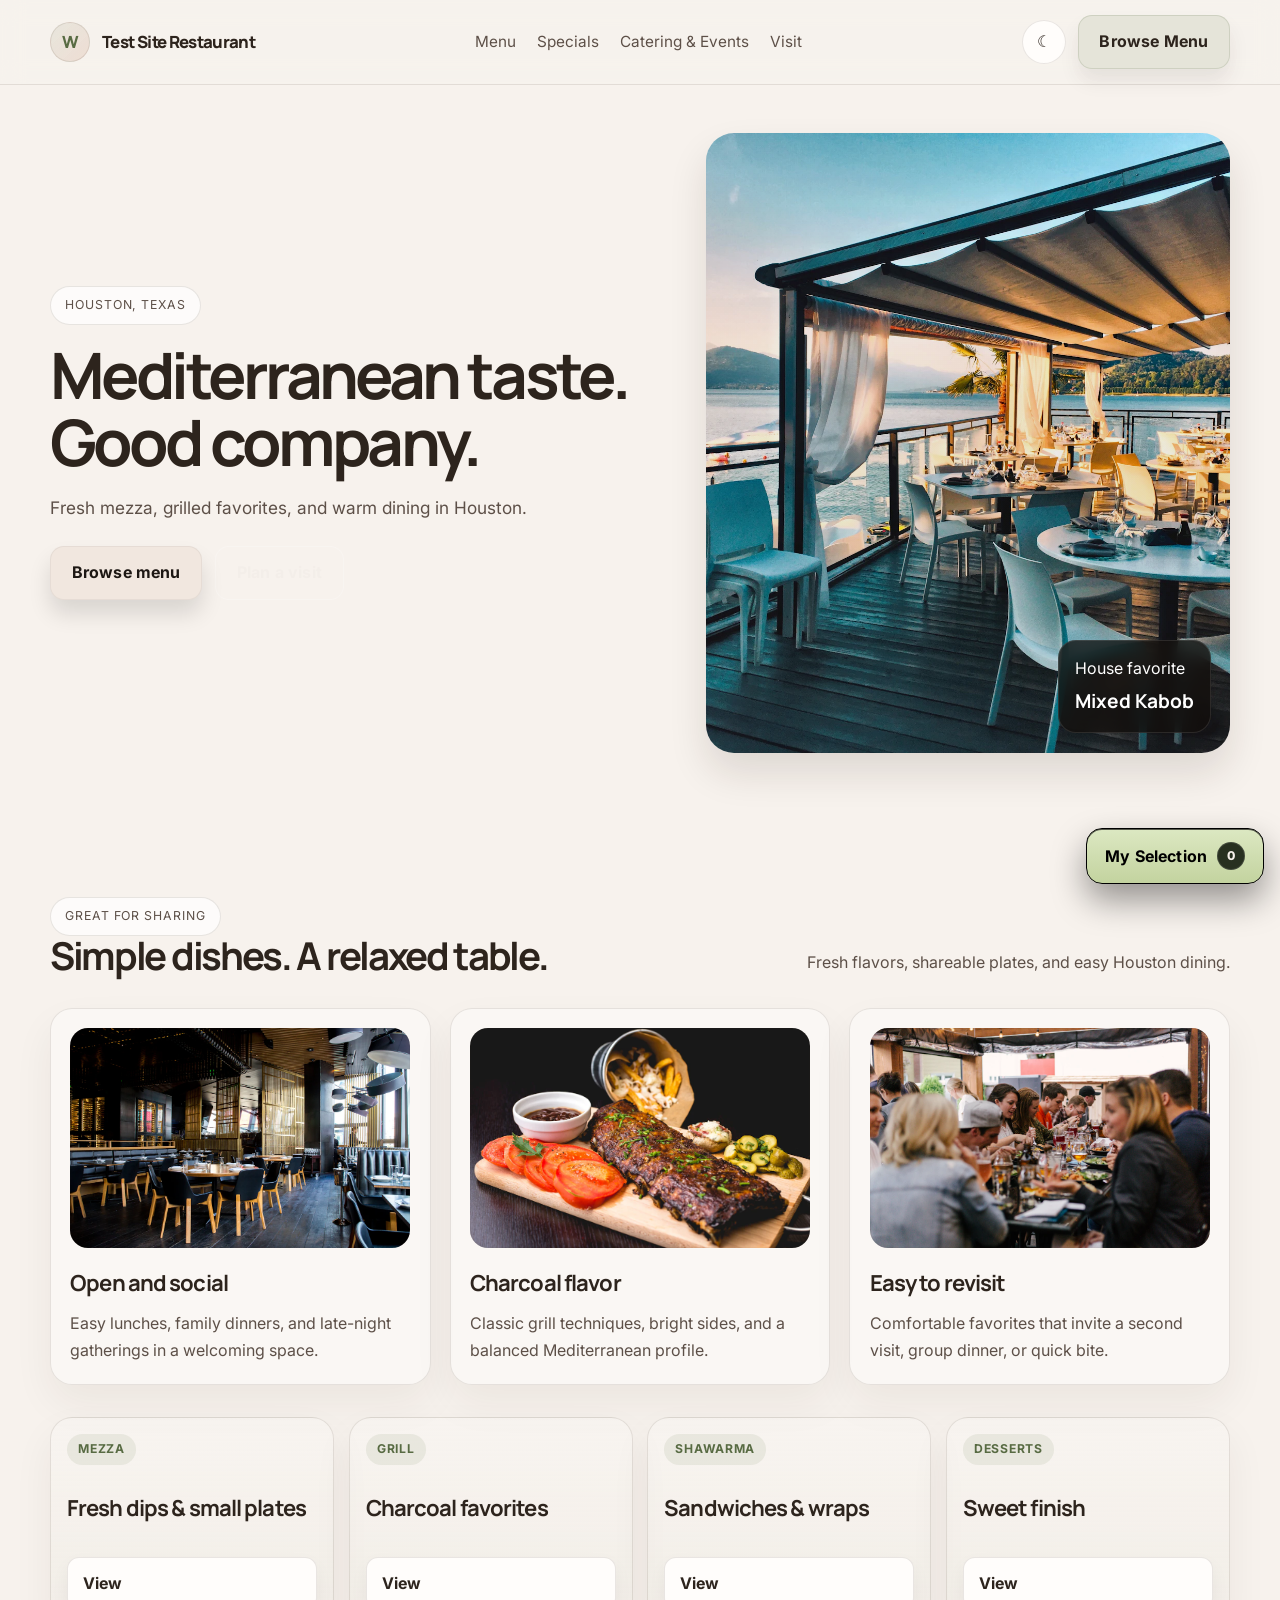
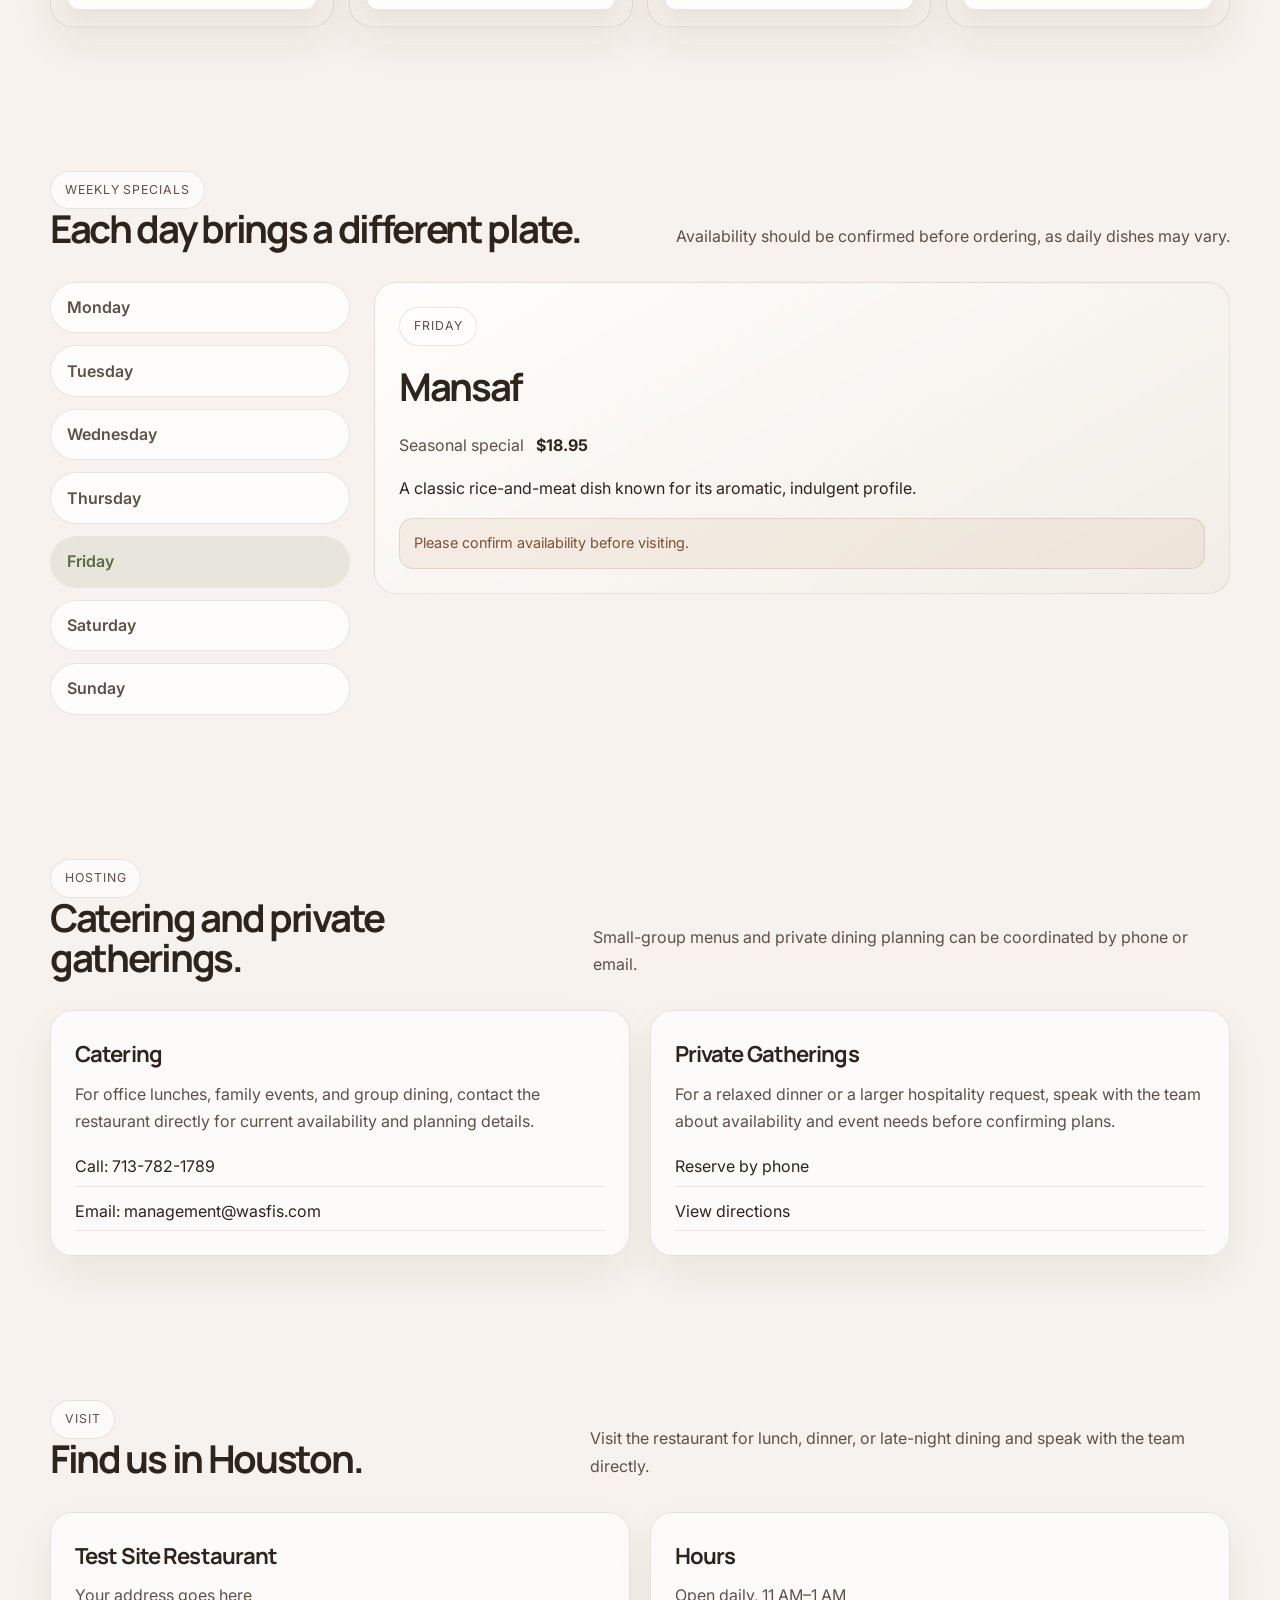
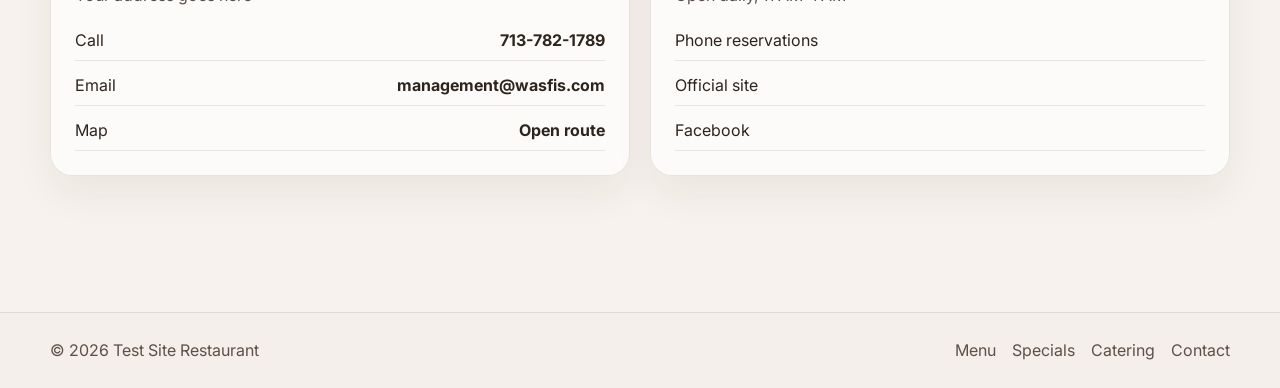
<file: index.html>
<!DOCTYPE html>
<html lang="en">
  <head>
    <meta charset="UTF-8" />
    <meta name="viewport" content="width=device-width, initial-scale=1.0" />
    <title>Test Site Restaurant</title>
    <meta name="description" content="Test Site Restaurant — a demo website built to preview the design, menu layout, and content structure before launch." />
    <meta name="robots" content="noindex, nofollow" />
    <link rel="canonical" href="https://www.wasfis.com/" />
    <meta name="theme-color" content="#f7f2ec" media="(prefers-color-scheme: light)" />
    <meta name="theme-color" content="#171611" media="(prefers-color-scheme: dark)" />
    <link rel="icon" href="favicon.svg" type="image/svg+xml" />
    <meta property="og:site_name" content="Test Site Restaurant" />
    <meta property="og:locale" content="en_US" />
    <meta property="og:title" content="Test Site Restaurant" />
    <meta property="og:description" content="Demo website preview — design, menu layout, and content structure." />
    <meta property="og:type" content="website" />
    <meta property="og:url" content="https://www.wasfis.com/" />
    <meta property="og:image" content="https://www.wasfis.com/assets/img/og-image.jpg" />
    <meta property="og:image:width" content="1200" />
    <meta property="og:image:height" content="630" />
    <meta property="og:image:alt" content="Test Site Restaurant demo website preview" />
    <meta name="twitter:card" content="summary_large_image" />
    <meta name="twitter:title" content="Test Site Restaurant" />
    <meta name="twitter:description" content="Demo website preview — design, menu layout, and content structure." />
    <meta name="twitter:image" content="https://www.wasfis.com/assets/img/og-image.jpg" />
    <link rel="preload" as="image" href="assets/img/hero.webp" fetchpriority="high" />
    <link rel="preconnect" href="https://fonts.googleapis.com" />
    <link rel="preconnect" href="https://fonts.gstatic.com" crossorigin />
    <link href="https://fonts.googleapis.com/css2?family=Inter:wght@400;500;600;700;800&family=Manrope:wght@500;600;700;800&display=swap" rel="stylesheet" />
    <link rel="stylesheet" href="styles.css" />
    <script type="application/ld+json">
      {
        "@context": "https://schema.org",
        "@type": "Restaurant",
        "name": "Test Site Restaurant",
        "url": "https://www.wasfis.com/",
        "image": "https://www.wasfis.com/assets/img/og-image.jpg",
        "telephone": "+1-713-782-1789",
        "email": "management@wasfis.com",
        "priceRange": "$$",
        "servesCuisine": ["Mediterranean", "Middle Eastern", "Lebanese"],
        "menu": "https://www.wasfis.com/menu.html",
        "address": {
          "@type": "PostalAddress",
          "streetAddress": "6110 Richmond Avenue",
          "addressLocality": "Houston",
          "addressRegion": "TX",
          "postalCode": "77057",
          "addressCountry": "US"
        },
        "openingHoursSpecification": [
          {
            "@type": "OpeningHoursSpecification",
            "dayOfWeek": ["Monday", "Tuesday", "Wednesday", "Thursday", "Friday", "Saturday", "Sunday"],
            "opens": "11:00",
            "closes": "01:00"
          }
        ]
      }
    </script>
  </head>
  <body>
    <header class="site-header">
      <div class="container site-header-inner">
        <a href="index.html" class="brand" aria-label="Test Site Restaurant home" aria-current="page">
          <span class="brand-mark">W</span>
          <span class="brand-name">Test Site Restaurant</span>
        </a>

        <nav class="main-nav" aria-label="Main navigation">
          <a href="menu.html">Menu</a>
          <a href="#specials">Specials</a>
          <a href="#catering-events">Catering & Events</a>
          <a href="#visit-contact">Visit</a>
        </nav>

        <div class="header-actions">
          <button class="theme-toggle" type="button" data-theme-toggle aria-label="Switch theme">☾</button>
          <button class="mobile-nav-toggle icon-button" type="button" data-nav-toggle aria-expanded="false" aria-controls="mobile-menu" aria-label="Open menu">☰</button>
          <a class="button accent" href="menu.html">Browse Menu</a>
        </div>
      </div>
      <div id="mobile-menu" class="container" hidden data-mobile-nav>
        <nav class="main-nav" aria-label="Mobile navigation" style="display:grid; gap:0.8rem; padding:0.75rem 0 1.2rem;">
          <a href="menu.html">Menu</a>
          <a href="#specials">Specials</a>
          <a href="#catering-events">Catering & Events</a>
          <a href="#visit-contact">Visit</a>
        </nav>
      </div>
    </header>

    <main>
      <section class="hero section">
        <div class="container hero-inner">
          <div>
            <span class="eyebrow">Houston, Texas</span>
            <h1>Mediterranean taste. Good company.</h1>
            <p>Fresh mezza, grilled favorites, and warm dining in Houston.</p>
            <div class="hero-actions">
              <a class="button" href="menu.html">Browse menu</a>
              <a class="ghost-button" href="#visit-contact">Plan a visit</a>
            </div>
          </div>

          <div class="hero-media" aria-label="Restaurant interior and food presentation">
            <div class="hero-photo" role="img" aria-label="Mediterranean dining and grilled plates at a restaurant"></div>
            <div class="hero-badge">
              <span>House favorite</span>
              <strong>Mixed Kabob</strong>
            </div>
          </div>
        </div>
      </section>

      <section class="section">
        <div class="container">
          <div class="section-head">
            <div>
              <span class="eyebrow">Great for sharing</span>
              <h2>Simple dishes. A relaxed table.</h2>
            </div>
            <p>Fresh flavors, shareable plates, and easy Houston dining.</p>
          </div>

          <div class="grid-3">
            <article class="feature-card">
              <div class="feature-visual" aria-hidden="true"></div>
              <h3>Open and social</h3>
              <p>Easy lunches, family dinners, and late-night gatherings in a welcoming space.</p>
            </article>
            <article class="feature-card">
              <div class="feature-visual" aria-hidden="true"></div>
              <h3>Charcoal flavor</h3>
              <p>Classic grill techniques, bright sides, and a balanced Mediterranean profile.</p>
            </article>
            <article class="feature-card">
              <div class="feature-visual" aria-hidden="true"></div>
              <h3>Easy to revisit</h3>
              <p>Comfortable favorites that invite a second visit, group dinner, or quick bite.</p>
            </article>
          </div>

          <div class="menu-feature" aria-label="Popular categories">
            <article class="category-card">
              <div class="chip">Mezza</div>
              <h3>Fresh dips & small plates</h3>
              <a class="small-button" href="menu.html">View</a>
            </article>
            <article class="category-card">
              <div class="chip">Grill</div>
              <h3>Charcoal favorites</h3>
              <a class="small-button" href="menu.html">View</a>
            </article>
            <article class="category-card">
              <div class="chip">Shawarma</div>
              <h3>Sandwiches & wraps</h3>
              <a class="small-button" href="menu.html">View</a>
            </article>
            <article class="category-card">
              <div class="chip">Desserts</div>
              <h3>Sweet finish</h3>
              <a class="small-button" href="menu.html">View</a>
            </article>
          </div>
        </div>
      </section>

      <section class="section" id="specials">
        <div class="container">
          <div class="section-head">
            <div>
              <span class="eyebrow">Weekly specials</span>
              <h2>Each day brings a different plate.</h2>
            </div>
            <p>Availability should be confirmed before ordering, as daily dishes may vary.</p>
          </div>

          <div class="specials-layout">
            <div class="day-switcher" aria-label="Specials by day">
              <button class="filter-chip" type="button" data-day-button="Monday" aria-pressed="false">Monday</button>
              <button class="filter-chip" type="button" data-day-button="Tuesday" aria-pressed="false">Tuesday</button>
              <button class="filter-chip" type="button" data-day-button="Wednesday" aria-pressed="false">Wednesday</button>
              <button class="filter-chip" type="button" data-day-button="Thursday" aria-pressed="false">Thursday</button>
              <button class="filter-chip" type="button" data-day-button="Friday" aria-pressed="false">Friday</button>
              <button class="filter-chip" type="button" data-day-button="Saturday" aria-pressed="false">Saturday</button>
              <button class="filter-chip" type="button" data-day-button="Sunday" aria-pressed="false">Sunday</button>
            </div>

            <article class="special-content" data-special-card>
              <span class="eyebrow" data-special-day>Tuesday</span>
              <h3 class="special-name" data-special-name>Mouloukhiya</h3>
              <div class="special-meta">
                <span>Seasonal special</span>
                <span class="special-price" data-special-price>$16.95</span>
              </div>
              <p data-special-description>One of the restaurant's signature traditions; please verify availability before visiting.</p>
              <div class="notice warning" data-special-note style="margin-top: 1rem;">Please confirm availability before visiting.</div>
            </article>
          </div>
        </div>
      </section>

      <section class="section" id="catering-events">
        <div class="container">
          <div class="section-head">
            <div>
              <span class="eyebrow">Hosting</span>
              <h2>Catering and private gatherings.</h2>
            </div>
            <p>Small-group menus and private dining planning can be coordinated by phone or email.</p>
          </div>

          <div class="events-grid">
            <article class="catering-card">
              <h3>Catering</h3>
              <p>For office lunches, family events, and group dining, contact the restaurant directly for current availability and planning details.</p>
              <div class="inline-list">
                <a href="tel:+17137821789">Call: 713-782-1789</a>
                <a href="mailto:management@wasfis.com">Email: management@wasfis.com</a>
              </div>
            </article>
            <article class="catering-card">
              <h3>Private Gatherings</h3>
              <p>For a relaxed dinner or a larger hospitality request, speak with the team about availability and event needs before confirming plans.</p>
              <div class="inline-list">
                <a href="tel:+17137821789">Reserve by phone</a>
                <a href="https://maps.google.com/?q=6110+Richmond+Avenue+Houston+TX+77057" target="_blank" rel="noreferrer">View directions</a>
              </div>
            </article>
          </div>
        </div>
      </section>

      <section class="section" id="visit-contact">
        <div class="container">
          <div class="section-head">
            <div>
              <span class="eyebrow">Visit</span>
              <h2>Find us in Houston.</h2>
            </div>
            <p>Visit the restaurant for lunch, dinner, or late-night dining and speak with the team directly.</p>
          </div>

          <div class="contact-grid">
            <article class="contact-card">
              <h3>Test Site Restaurant</h3>
              <p>Your address goes here</p>
              <div class="contact-list">
                <a href="tel:+17137821789"><span>Call</span><strong>713-782-1789</strong></a>
                <a href="mailto:management@wasfis.com"><span>Email</span><strong>management@wasfis.com</strong></a>
                <a href="https://maps.google.com/?q=6110+Richmond+Avenue+Houston+TX+77057" target="_blank" rel="noreferrer"><span>Map</span><strong>Open route</strong></a>
              </div>
            </article>

            <article class="contact-card">
              <h3>Hours</h3>
              <p>Open daily, 11 AM–1 AM</p>
              <div class="contact-list">
                <a href="tel:+17137821789">Phone reservations</a>
                <a href="https://www.wasfis.com/" target="_blank" rel="noreferrer">Official site</a>
                <a href="https://www.facebook.com/" target="_blank" rel="noreferrer">Facebook</a>
              </div>
            </article>
          </div>
        </div>
      </section>
    </main>

    <footer class="site-footer">
      <div class="container footer-inner">
        <div>© 2026 Test Site Restaurant</div>
        <div class="footer-links">
          <a href="menu.html">Menu</a>
          <a href="#specials">Specials</a>
          <a href="#catering-events">Catering</a>
          <a href="#visit-contact">Contact</a>
        </div>
      </div>
    </footer>

    <button class="selection-toggle button" type="button" data-toggle-selection aria-label="Open My Selection">
      <span>My Selection</span>
      <span class="selection-badge" data-selection-badge>0</span>
    </button>

    <aside class="selection-panel" data-selection-panel aria-label="My Selection panel">
      <div class="selection-header">
        <h3>My Selection</h3>
        <button class="icon-button" type="button" aria-label="Close selection panel" data-close-selection>✕</button>
      </div>
      <div class="selection-body">
        <div data-selection-list class="selection-list"></div>
        <div class="selection-total">
          <span>Total</span>
          <span data-selection-total>$0.00</span>
        </div>
        <p class="selection-footnote">Your selection is not a placed order. Prices are subject to confirmation. Taxes and fees are not included.</p>
        <div class="notice info" data-copy-status>Copy the list for a quick review before calling the restaurant.</div>
      </div>
      <div class="selection-footer">
        <div style="display:flex; gap:0.75rem; flex-wrap:wrap;">
          <button class="button secondary" type="button" data-copy-selection>Copy list</button>
          <button class="ghost-button" type="button" data-clear-selection>Clear</button>
        </div>
        <textarea data-selection-fallback hidden aria-label="Selection text fallback" style="width:100%; margin-top:0.8rem; min-height:100px; border-radius:12px; border:1px solid var(--line); background:var(--surface-strong); color:var(--text); padding:0.75rem;"></textarea>
      </div>
    </aside>

    <script src="config.js"></script>
    <script src="menu-data.js"></script>
    <script src="script.js"></script>
  </body>
</html>
</file>
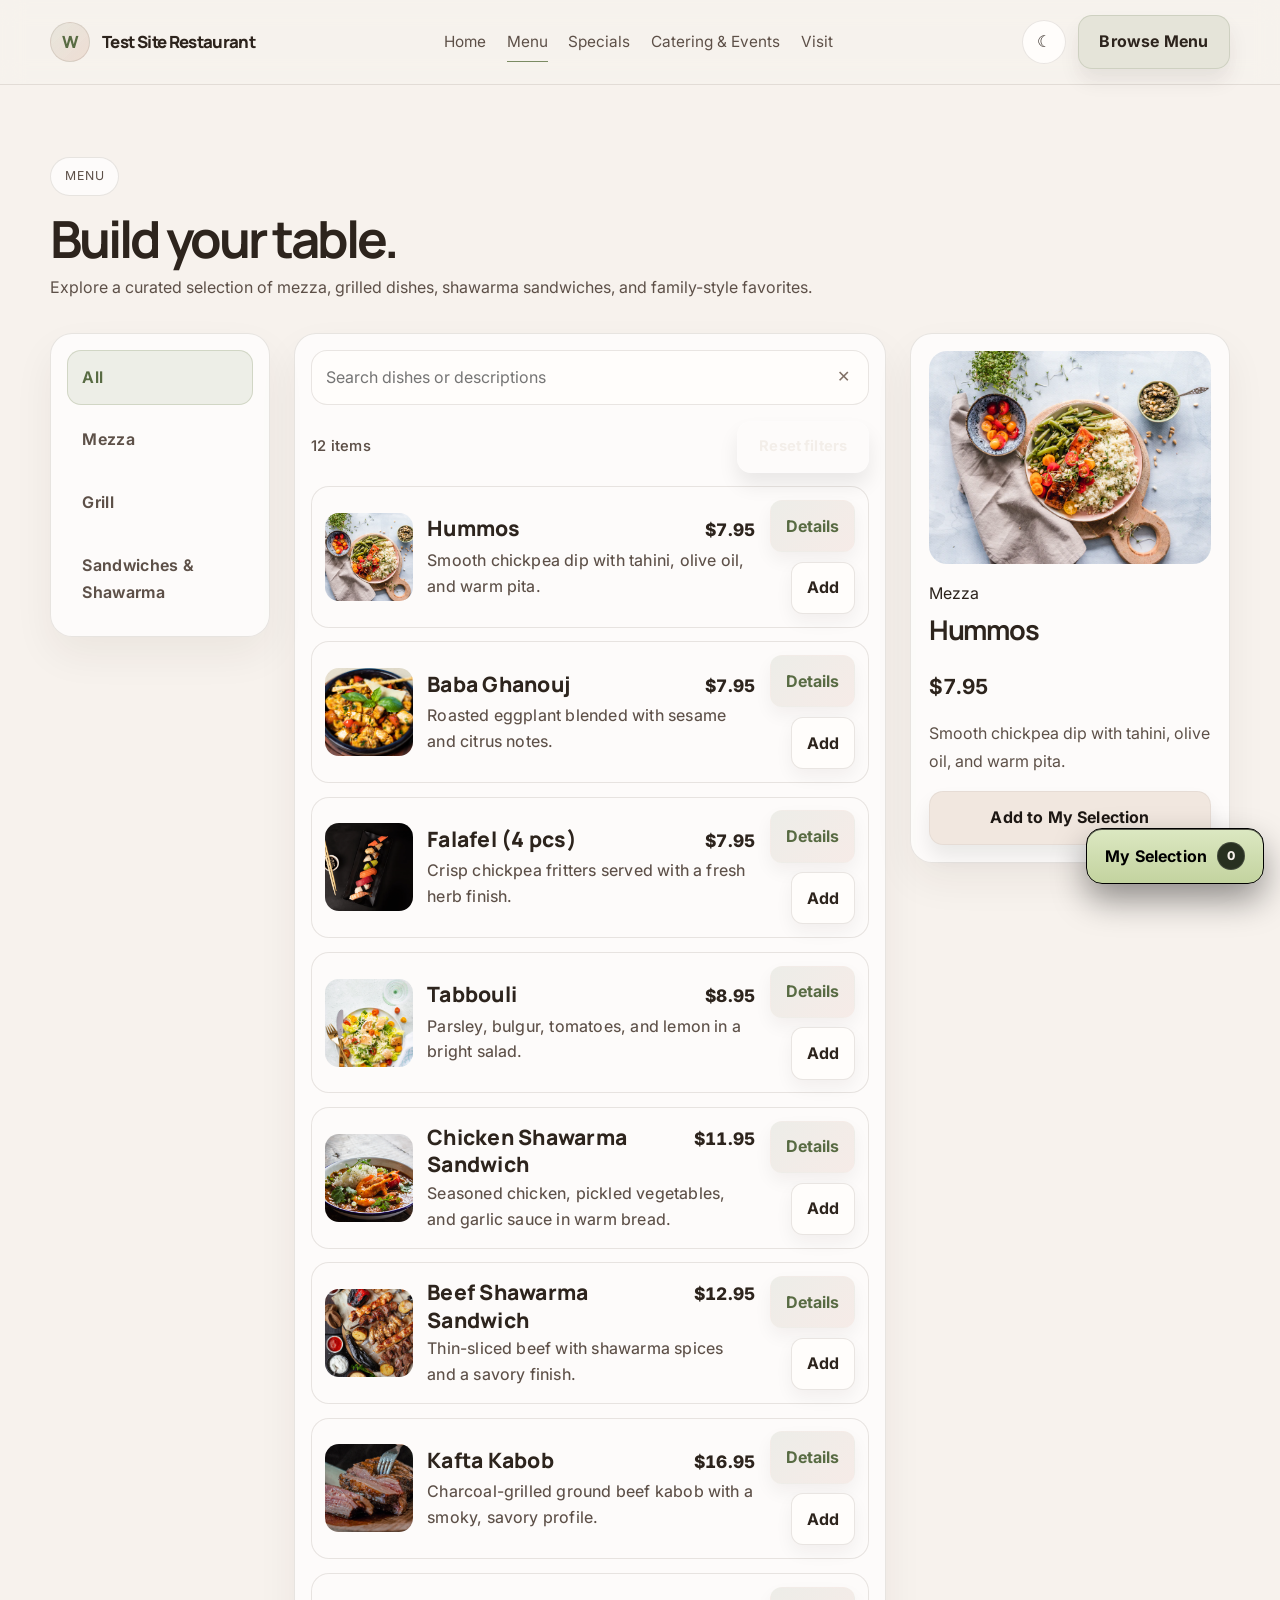
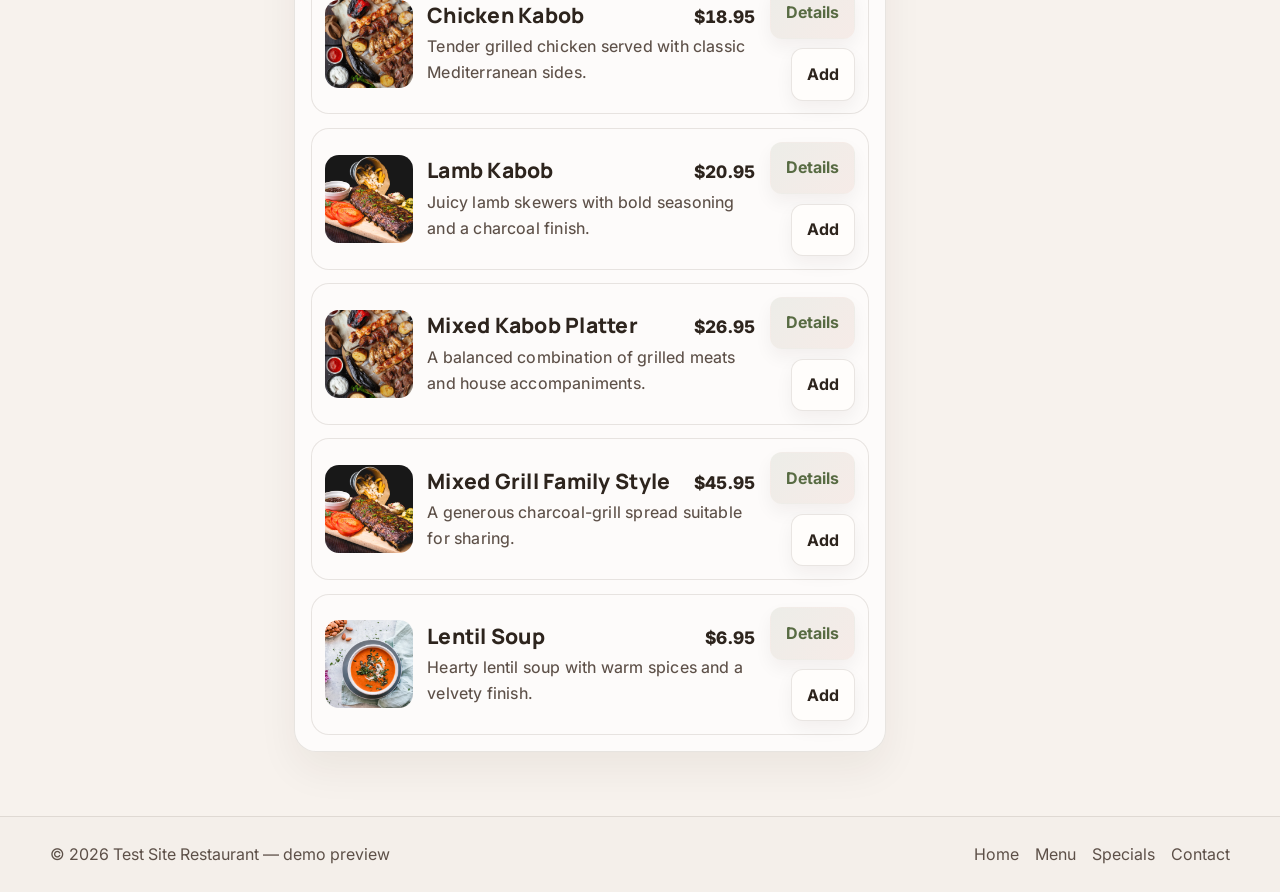
<file: menu.html>
<!DOCTYPE html>
<html lang="en">
  <head>
    <meta charset="UTF-8" />
    <meta name="viewport" content="width=device-width, initial-scale=1.0" />
    <title>Menu | Test Site Restaurant</title>
    <meta name="description" content="Demo menu page for Test Site Restaurant — sample mezza, grill, and shawarma items used to preview the layout." />
    <meta name="robots" content="noindex, nofollow" />
    <link rel="canonical" href="https://www.wasfis.com/menu.html" />
    <meta name="theme-color" content="#f7f2ec" media="(prefers-color-scheme: light)" />
    <meta name="theme-color" content="#171611" media="(prefers-color-scheme: dark)" />
    <link rel="icon" href="favicon.svg" type="image/svg+xml" />
    <meta property="og:site_name" content="Test Site Restaurant" />
    <meta property="og:locale" content="en_US" />
    <meta property="og:title" content="Menu | Test Site Restaurant" />
    <meta property="og:description" content="Demo menu page — sample items for layout preview only." />
    <meta property="og:type" content="website" />
    <meta property="og:url" content="https://www.wasfis.com/menu.html" />
    <meta property="og:image" content="https://www.wasfis.com/assets/img/og-image.jpg" />
    <meta property="og:image:width" content="1200" />
    <meta property="og:image:height" content="630" />
    <meta property="og:image:alt" content="Test Site Restaurant demo website preview" />
    <meta name="twitter:card" content="summary_large_image" />
    <meta name="twitter:title" content="Menu | Test Site Restaurant" />
    <meta name="twitter:description" content="Demo menu page — sample items for layout preview only." />
    <meta name="twitter:image" content="https://www.wasfis.com/assets/img/og-image.jpg" />
    <link rel="preconnect" href="https://fonts.googleapis.com" />
    <link rel="preconnect" href="https://fonts.gstatic.com" crossorigin />
    <link href="https://fonts.googleapis.com/css2?family=Inter:wght@400;500;600;700;800&family=Manrope:wght@500;600;700;800&display=swap" rel="stylesheet" />
    <link rel="stylesheet" href="styles.css" />
  </head>
  <body>
    <header class="site-header">
      <div class="container site-header-inner">
        <a href="index.html" class="brand" aria-label="Test Site Restaurant home">
          <span class="brand-mark">W</span>
          <span class="brand-name">Test Site Restaurant</span>
        </a>

        <nav class="main-nav" aria-label="Main navigation">
          <a href="index.html">Home</a>
          <a href="menu.html" aria-current="page">Menu</a>
          <a href="index.html#specials">Specials</a>
          <a href="index.html#catering-events">Catering & Events</a>
          <a href="index.html#visit-contact">Visit</a>
        </nav>

        <div class="header-actions">
          <button class="theme-toggle" type="button" data-theme-toggle aria-label="Switch theme">☾</button>
          <button class="mobile-nav-toggle icon-button" type="button" data-nav-toggle aria-expanded="false" aria-controls="mobile-menu" aria-label="Open menu">☰</button>
          <a class="button accent" href="#menu-panel">Browse Menu</a>
        </div>
      </div>
      <div id="mobile-menu" class="container" hidden data-mobile-nav>
        <nav class="main-nav" aria-label="Mobile navigation" style="display:grid; gap:0.8rem; padding:0.75rem 0 1.2rem;">
          <a href="index.html">Home</a>
          <a href="menu.html">Menu</a>
          <a href="index.html#specials">Specials</a>
          <a href="index.html#catering-events">Catering & Events</a>
          <a href="index.html#visit-contact">Visit</a>
        </nav>
      </div>
    </header>

    <main class="page-shell">
      <div class="container">
        <header class="page-header">
          <span class="eyebrow">Menu</span>
          <h1>Build your table.</h1>
          <p>Explore a curated selection of mezza, grilled dishes, shawarma sandwiches, and family-style favorites.</p>
        </header>
      </div>

      <div class="container menu-layout" id="menu-panel">
        <aside class="menu-categories" aria-label="Categories navigation">
          <div class="category-list">
            <button class="category-item is-active" type="button" data-category-button="All" aria-pressed="true">All</button>
            <button class="category-item" type="button" data-category-button="Mezza" aria-pressed="false">Mezza</button>
            <button class="category-item" type="button" data-category-button="Grill" aria-pressed="false">Grill</button>
            <button class="category-item" type="button" data-category-button="Sandwiches & Shawarma" aria-pressed="false">Sandwiches & Shawarma</button>
          </div>
        </aside>

        <section class="menu-list-panel" aria-label="Menu list">
          <div class="menu-toolbar">
            <div class="search-wrap">
              <input type="search" data-menu-search placeholder="Search dishes or descriptions" aria-label="Search menu" />
              <button class="search-clear" type="button" data-clear-search aria-label="Clear search">✕</button>
            </div>
          </div>

          <div class="results-meta">
            <span data-result-count>0 items</span>
            <button class="ghost-button" type="button" data-clear-search>Reset filters</button>
          </div>

          <div class="menu-list" data-menu-list>
            <article class="menu-item">
              <div class="item-thumb"><img src="assets/img/hummos.webp" alt="Hummos" width="900" height="900" loading="lazy" /></div>
              <div class="item-main">
                <div class="item-name-row"><h3 class="item-name">Hummos</h3><span class="item-price">$7.95</span></div>
                <p class="item-description">Smooth chickpea dip with tahini, olive oil, and warm pita.</p>
              </div>
              <div class="item-actions"><button type="button" class="small-button primary">Details</button><button type="button" class="small-button">Add</button></div>
            </article>
            <article class="menu-item">
              <div class="item-thumb"><img src="assets/img/baba-ghanouj.webp" alt="Baba Ghanouj" width="900" height="900" loading="lazy" /></div>
              <div class="item-main">
                <div class="item-name-row"><h3 class="item-name">Baba Ghanouj</h3><span class="item-price">$7.95</span></div>
                <p class="item-description">Roasted eggplant blended with sesame and citrus notes.</p>
              </div>
              <div class="item-actions"><button type="button" class="small-button primary">Details</button><button type="button" class="small-button">Add</button></div>
            </article>
            <article class="menu-item">
              <div class="item-thumb"><img src="assets/img/falafel.webp" alt="Falafel (4 pcs)" width="900" height="900" loading="lazy" /></div>
              <div class="item-main">
                <div class="item-name-row"><h3 class="item-name">Falafel (4 pcs)</h3><span class="item-price">$7.95</span></div>
                <p class="item-description">Crisp chickpea fritters served with a fresh herb finish.</p>
              </div>
              <div class="item-actions"><button type="button" class="small-button primary">Details</button><button type="button" class="small-button">Add</button></div>
            </article>
            <article class="menu-item">
              <div class="item-thumb"><img src="assets/img/tabbouli.webp" alt="Tabbouli" width="900" height="900" loading="lazy" /></div>
              <div class="item-main">
                <div class="item-name-row"><h3 class="item-name">Tabbouli</h3><span class="item-price">$8.95</span></div>
                <p class="item-description">Parsley, bulgur, tomatoes, and lemon in a bright salad.</p>
              </div>
              <div class="item-actions"><button type="button" class="small-button primary">Details</button><button type="button" class="small-button">Add</button></div>
            </article>
            <article class="menu-item">
              <div class="item-thumb"><img src="assets/img/chicken-shawarma.webp" alt="Chicken Shawarma Sandwich" width="900" height="900" loading="lazy" /></div>
              <div class="item-main">
                <div class="item-name-row"><h3 class="item-name">Chicken Shawarma Sandwich</h3><span class="item-price">$11.95</span></div>
                <p class="item-description">Seasoned chicken, pickled vegetables, and garlic sauce in warm bread.</p>
              </div>
              <div class="item-actions"><button type="button" class="small-button primary">Details</button><button type="button" class="small-button">Add</button></div>
            </article>
            <article class="menu-item">
              <div class="item-thumb"><img src="assets/img/grill-platter.webp" alt="Beef Shawarma Sandwich" width="900" height="900" loading="lazy" /></div>
              <div class="item-main">
                <div class="item-name-row"><h3 class="item-name">Beef Shawarma Sandwich</h3><span class="item-price">$12.95</span></div>
                <p class="item-description">Thin-sliced beef with shawarma spices and a savory finish.</p>
              </div>
              <div class="item-actions"><button type="button" class="small-button primary">Details</button><button type="button" class="small-button">Add</button></div>
            </article>
            <article class="menu-item">
              <div class="item-thumb"><img src="assets/img/kafta-kabob.webp" alt="Kafta Kabob" width="900" height="900" loading="lazy" /></div>
              <div class="item-main">
                <div class="item-name-row"><h3 class="item-name">Kafta Kabob</h3><span class="item-price">$16.95</span></div>
                <p class="item-description">Charcoal-grilled ground beef kabob with a smoky, savory profile.</p>
              </div>
              <div class="item-actions"><button type="button" class="small-button primary">Details</button><button type="button" class="small-button">Add</button></div>
            </article>
            <article class="menu-item">
              <div class="item-thumb"><img src="assets/img/grill-platter.webp" alt="Chicken Kabob" width="900" height="900" loading="lazy" /></div>
              <div class="item-main">
                <div class="item-name-row"><h3 class="item-name">Chicken Kabob</h3><span class="item-price">$18.95</span></div>
                <p class="item-description">Tender grilled chicken served with classic Mediterranean sides.</p>
              </div>
              <div class="item-actions"><button type="button" class="small-button primary">Details</button><button type="button" class="small-button">Add</button></div>
            </article>
            <article class="menu-item">
              <div class="item-thumb"><img src="assets/img/mixed-grill.webp" alt="Lamb Kabob" width="900" height="900" loading="lazy" /></div>
              <div class="item-main">
                <div class="item-name-row"><h3 class="item-name">Lamb Kabob</h3><span class="item-price">$20.95</span></div>
                <p class="item-description">Juicy lamb skewers with bold seasoning and a charcoal finish.</p>
              </div>
              <div class="item-actions"><button type="button" class="small-button primary">Details</button><button type="button" class="small-button">Add</button></div>
            </article>
            <article class="menu-item">
              <div class="item-thumb"><img src="assets/img/grill-platter.webp" alt="Mixed Kabob Platter" width="900" height="900" loading="lazy" /></div>
              <div class="item-main">
                <div class="item-name-row"><h3 class="item-name">Mixed Kabob Platter</h3><span class="item-price">$26.95</span></div>
                <p class="item-description">A balanced combination of grilled meats and house accompaniments.</p>
              </div>
              <div class="item-actions"><button type="button" class="small-button primary">Details</button><button type="button" class="small-button">Add</button></div>
            </article>
            <article class="menu-item">
              <div class="item-thumb"><img src="assets/img/mixed-grill.webp" alt="Mixed Grill Family Style" width="900" height="900" loading="lazy" /></div>
              <div class="item-main">
                <div class="item-name-row"><h3 class="item-name">Mixed Grill Family Style</h3><span class="item-price">$45.95</span></div>
                <p class="item-description">A generous charcoal-grill spread suitable for sharing.</p>
              </div>
              <div class="item-actions"><button type="button" class="small-button primary">Details</button><button type="button" class="small-button">Add</button></div>
            </article>
            <article class="menu-item">
              <div class="item-thumb"><img src="assets/img/lentil-soup.webp" alt="Lentil Soup" width="900" height="900" loading="lazy" /></div>
              <div class="item-main">
                <div class="item-name-row"><h3 class="item-name">Lentil Soup</h3><span class="item-price">$6.95</span></div>
                <p class="item-description">Hearty lentil soup with warm spices and a velvety finish.</p>
              </div>
              <div class="item-actions"><button type="button" class="small-button primary">Details</button><button type="button" class="small-button">Add</button></div>
            </article>
          </div>
        </section>

        <aside class="menu-detail-panel" data-menu-detail aria-live="polite">
          <div class="detail-card">
            <div class="detail-image"><img src="assets/img/hummos.webp" alt="Hummos" width="900" height="900" loading="lazy" /></div>
            <div><div class="chip">Mezza</div><h3>Hummos</h3></div>
            <div class="detail-price">$7.95</div>
            <p>Smooth chickpea dip with tahini, olive oil, and warm pita.</p>
            <button type="button" class="button">Add to My Selection</button>
          </div>
        </aside>
      </div>
    </main>

    <button class="selection-toggle button" type="button" data-toggle-selection aria-label="Open My Selection">
      <span>My Selection</span>
      <span class="selection-badge" data-selection-badge>0</span>
    </button>

    <aside class="selection-panel" data-selection-panel aria-label="My Selection panel">
      <div class="selection-header">
        <h3>My Selection</h3>
        <button class="icon-button" type="button" aria-label="Close selection panel" data-close-selection>✕</button>
      </div>
      <div class="selection-body">
        <div data-selection-list class="selection-list"></div>
      </div>
      <div class="selection-summary">
        <div class="selection-total">
          <span>Total</span>
          <span data-selection-total aria-live="polite">$0.00</span>
        </div>
        <p class="selection-footnote">Your selection is not a placed order. Prices are subject to confirmation. Taxes and fees are not included.</p>
        <div class="notice info" data-copy-status>Copy the list for a quick review before calling the restaurant.</div>
      </div>
      <div class="selection-footer">
        <div style="display:flex; gap:0.75rem; flex-wrap:wrap;">
          <button class="button secondary" type="button" data-copy-selection>Copy list</button>
          <button class="ghost-button" type="button" data-clear-selection>Clear</button>
        </div>
        <textarea data-selection-fallback hidden aria-label="Selection text fallback" style="width:100%; margin-top:0.8rem; min-height:100px; border-radius:12px; border:1px solid var(--line); background:var(--surface-strong); color:var(--text); padding:0.75rem;"></textarea>
      </div>
    </aside>

    <footer class="site-footer">
      <div class="container footer-inner">
        <div>© 2026 Test Site Restaurant — demo preview</div>
        <div class="footer-links">
          <a href="index.html">Home</a>
          <a href="menu.html">Menu</a>
          <a href="index.html#specials">Specials</a>
          <a href="index.html#visit-contact">Contact</a>
        </div>
      </div>
    </footer>

    <script src="config.js"></script>
    <script src="menu-data.js"></script>
    <script src="script.js"></script>
  </body>
</html>
</file>
<file: styles.css>
:root {
  --bg: #f7f2ed;
  --bg-elevated: #fffdfa;
  --surface: rgba(255,255,255,0.7);
  --surface-strong: #fffdfb;
  --surface-soft: #f1e8df;
  --line: rgba(74, 56, 42, 0.12);
  --line-strong: rgba(74, 56, 42, 0.2);
  --text: #2d241d;
  --text-soft: #5d5048;
  --text-muted: #817066;
  --accent: #7b8b63;
  --accent-strong: #586b43;
  --accent-soft: rgba(123, 139, 99, 0.12);
  --accent-warm: #bb7158;
  --shadow: 0 18px 40px rgba(44, 31, 21, 0.06);
  --success-bg: rgba(104, 144, 99, 0.1);
  --success-text: #2d5f38;
  --warning-bg: rgba(191, 141, 90, 0.1);
  --warning-text: #7e5130;
  --danger-bg: rgba(182, 92, 92, 0.09);
  --danger-text: #7c3838;
  --radius: 22px;
  --radius-sm: 14px;
  --content-width: 1180px;
  --header-height: 84px;
  --transition: 180ms ease;
}

:root[data-theme="dark"] {
  --bg: #171611;
  --bg-elevated: #1e1c1a;
  --surface: rgba(36, 31, 28, 0.9);
  --surface-strong: #25221f;
  --surface-soft: #2d2925;
  --line: rgba(236, 222, 209, 0.12);
  --line-strong: rgba(236, 222, 209, 0.18);
  --text: #f4efe9;
  --text-soft: #ddd0c4;
  --text-muted: #b9a998;
  --accent: #9ea986;
  --accent-strong: #b6c29c;
  --accent-soft: rgba(158, 169, 134, 0.16);
  --accent-warm: #c5805f;
  --shadow: 0 20px 45px rgba(0, 0, 0, 0.35);
  --success-bg: rgba(125, 185, 132, 0.14);
  --success-text: #bfe0c5;
  --warning-bg: rgba(212, 164, 101, 0.14);
  --warning-text: #e3bd8d;
  --danger-bg: rgba(188, 99, 99, 0.16);
  --danger-text: #f0b4b4;
}

* { box-sizing: border-box; }
html { scroll-behavior: smooth; }
body {
  margin: 0;
  font-family: "Inter", "Segoe UI", sans-serif;
  background: var(--bg);
  color: var(--text);
  line-height: 1.7;
  -webkit-font-smoothing: antialiased;
  -moz-osx-font-smoothing: grayscale;
  text-rendering: optimizeLegibility;
}
img { max-width: 100%; display: block; }
a { color: inherit; text-decoration: none; }
button, input, textarea, select { font: inherit; }
button { cursor: pointer; }
[hidden] { display: none !important; }
:focus-visible {
  outline: 3px solid var(--accent);
  outline-offset: 2px;
}

.container {
  width: min(var(--content-width), calc(100% - 2rem));
  margin: 0 auto;
}
.site-header {
  position: sticky;
  top: 0;
  z-index: 50;
  background: color-mix(in srgb, var(--bg) 78%, transparent);
  backdrop-filter: blur(12px);
  border-bottom: 1px solid var(--line);
}
.site-header-inner {
  min-height: var(--header-height);
  display: flex;
  align-items: center;
  justify-content: space-between;
  gap: 1.25rem;
}
.brand {
  display: inline-flex;
  align-items: center;
  gap: 0.75rem;
  font-family: "Manrope", "Segoe UI", sans-serif;
  font-weight: 800;
  letter-spacing: -0.04em;
}
.brand-mark {
  width: 2.5rem;
  height: 2.5rem;
  border-radius: 50%;
  display: grid;
  place-items: center;
  font-size: 1.05rem;
  background: linear-gradient(135deg, var(--accent-soft), rgba(197,125,94,0.18));
  border: 1px solid var(--line);
  color: var(--accent-strong);
}
.brand-name {
  font-size: 1.05rem;
}
.main-nav {
  display: flex;
  align-items: center;
  gap: 1.3rem;
  color: var(--text-soft);
  font-size: 0.96rem;
}
.main-nav a {
  position: relative;
  transition: color var(--transition);
}
.main-nav a::after {
  content: "";
  position: absolute;
  left: 0;
  bottom: -0.45rem;
  width: 100%;
  height: 1px;
  background: var(--accent);
  opacity: 0;
  transform: scaleX(0.5);
  transition: all var(--transition);
}
.main-nav a:hover::after,
.main-nav a:focus-visible::after,
.main-nav a[aria-current="page"]::after {
  opacity: 1;
  transform: scaleX(1);
}
.header-actions {
  display: flex;
  align-items: center;
  gap: 0.75rem;
}
.theme-toggle,
.button,
.ghost-button,
.filter-chip,
.close-panel,
.icon-button {
  border-radius: 999px;
  border: 1px solid var(--line);
  background: var(--surface-strong);
  color: var(--text);
  transition: transform var(--transition), border-color var(--transition), background var(--transition);
}
.theme-toggle,
.icon-button,
.close-panel {
  width: 2.75rem;
  height: 2.75rem;
  display: inline-grid;
  place-items: center;
}
.theme-toggle:hover,
.button:hover,
.ghost-button:hover,
.filter-chip:hover,
.close-panel:hover,
.icon-button:hover {
  transform: translateY(-1px);
}
.button,
.ghost-button {
  display: inline-flex;
  align-items: center;
  justify-content: center;
  gap: 0.5rem;
  min-height: 2.9rem;
  padding: 0.78rem 1.3rem;
  font-weight: 700;
  letter-spacing: 0.01em;
  text-decoration: none;
  border-radius: 14px;
  box-shadow: 0 12px 20px rgba(0, 0, 0, 0.08);
  border: 1px solid transparent;
}
.button {
  background: #f1e7df;
  color: #1d1713;
  border-color: rgba(29, 23, 19, 0.05);
}
.button:hover {
  filter: brightness(0.98);
}
.button.secondary,
.ghost-button {
  background: rgba(255,255,255,0.04);
  color: #f3eee9;
  border-color: rgba(255,255,255,0.17);
}
.button.accent {
  background: rgba(123, 139, 99, 0.14);
  color: var(--text);
  border-color: rgba(123, 139, 99, 0.22);
}

.mobile-nav-toggle {
  display: none;
}

main { padding-bottom: 4rem; }
.section {
  padding: 4.5rem 0;
}
.hero {
  position: relative;
  padding-top: 3rem;
  overflow: hidden;
}
.hero-inner {
  display: grid;
  grid-template-columns: 1.08fr 0.92fr;
  align-items: center;
  gap: 2.5rem;
}
.eyebrow {
  display: inline-flex;
  align-items: center;
  gap: 0.5rem;
  padding: 0.5rem 0.85rem;
  border-radius: 999px;
  background: var(--surface);
  border: 1px solid var(--line);
  color: var(--text-soft);
  font-size: 0.77rem;
  letter-spacing: 0.08em;
  text-transform: uppercase;
}
.hero h1,
.page-header h1,
.content-card h2,
.section-head h2,
.hero h2 {
  font-family: "Manrope", "Segoe UI", sans-serif;
  letter-spacing: -0.06em;
  line-height: 1.05;
  margin: 1rem 0 0.8rem;
}
.hero h1 {
  font-size: clamp(2.7rem, 5vw, 5rem);
  max-width: 580px;
}
.hero p {
  max-width: 570px;
  font-size: 1.08rem;
  color: var(--text-soft);
}
.hero-actions {
  display: flex;
  flex-wrap: wrap;
  gap: 0.8rem;
  margin-top: 1.5rem;
}
.hero-actions .button {
  background: #f1e7df;
  color: #1d1713;
  box-shadow: 0 14px 22px rgba(0, 0, 0, 0.12);
}
.hero-actions .ghost-button {
  background: rgba(255,255,255,0.02);
  color: #f3eee9;
  border-color: rgba(255,255,255,0.2);
  box-shadow: none;
}
.hero-media {
  position: relative;
  min-height: 620px;
}
.hero-photo {
  position: relative;
  height: 100%;
  min-height: 620px;
  border-radius: 28px;
  overflow: hidden;
  box-shadow: 0 20px 38px rgba(38, 27, 19, 0.12);
  background:
    linear-gradient(180deg, rgba(18, 18, 18, 0.04), rgba(18, 18, 18, 0.12)),
    url("assets/img/hero.webp") center/cover no-repeat;
}
.hero-badge {
  position: absolute;
  right: 1.2rem;
  bottom: 1.25rem;
  background: rgba(19, 15, 13, 0.76);
  color: #fff;
  border: 1px solid rgba(255,255,255,0.1);
  border-radius: 18px;
  padding: 0.9rem 1rem;
  display: grid;
  gap: 0.15rem;
  backdrop-filter: blur(8px);
}
.hero-badge strong {
  font-size: 1.2rem;
  font-family: "Manrope", sans-serif;
}
.section-head {
  display: flex;
  justify-content: space-between;
  align-items: end;
  gap: 1rem;
  margin-bottom: 2rem;
}
.section-head h2 {
  font-size: clamp(2rem, 3vw, 3rem);
  margin: 0;
}
.section-head p {
  max-width: 40rem;
  margin: 0;
  color: var(--text-soft);
}
.grid-3 {
  display: grid;
  grid-template-columns: repeat(3, minmax(0, 1fr));
  gap: 1.2rem;
}
.feature-card,
.info-card,
.category-card,
.special-card,
.catering-card,
.contact-card {
  background: var(--surface);
  border-radius: var(--radius);
  border: 1px solid var(--line);
  box-shadow: var(--shadow);
}
.feature-card {
  padding: 1.2rem;
  background: rgba(255,255,255,0.42);
}
.feature-visual {
  height: 220px;
  border-radius: 18px;
  background: linear-gradient(135deg, rgba(123,139,99,0.12), rgba(187,113,88,0.08));
  margin-bottom: 1rem;
  overflow: hidden;
  box-shadow: inset 0 0 0 1px rgba(74, 56, 42, 0.04);
}
.feature-card:nth-child(1) .feature-visual {
  background: url("assets/img/feature-dining.webp") center/cover no-repeat;
}
.feature-card:nth-child(2) .feature-visual {
  background: url("assets/img/mixed-grill.webp") center/cover no-repeat;
}
.feature-card:nth-child(3) .feature-visual {
  background: url("assets/img/feature-gathering.webp") center/cover no-repeat;
}
.feature-card h3,
.category-card h3,
.special-card h3,
.info-card h3,
.contact-card h3,
.catering-card h3 {
  margin: 0 0 0.5rem;
  font-family: "Manrope", sans-serif;
  font-size: 1.38rem;
  letter-spacing: -0.04em;
}
.feature-card p,
.info-card p,
.contact-card p,
.catering-card p,
.special-card p {
  margin: 0;
  color: var(--text-soft);
}
.menu-feature {
  display: grid;
  grid-template-columns: repeat(4, minmax(0, 1fr));
  gap: 0.9rem;
  margin-top: 2rem;
}
.category-card {
  padding: 1rem;
  min-height: 210px;
  display: flex;
  flex-direction: column;
  justify-content: space-between;
  background: linear-gradient(180deg, rgba(255,255,255,0.2), rgba(124,140,93,0.04));
}
.category-card .chip {
  width: fit-content;
  display: inline-block;
  padding: 0.35rem 0.7rem;
  border-radius: 999px;
  background: var(--accent-soft);
  color: var(--accent-strong);
  font-size: 0.76rem;
  font-weight: 700;
  text-transform: uppercase;
  letter-spacing: 0.06em;
}
.specials-layout {
  display: grid;
  grid-template-columns: 300px 1fr;
  gap: 1.5rem;
  align-items: start;
}
.day-switcher {
  display: grid;
  gap: 0.75rem;
}
.filter-chip {
  padding: 0.7rem 1rem;
  text-align: left;
  font-weight: 600;
  color: var(--text-soft);
}
.filter-chip.is-active {
  background: var(--accent-soft);
  border-color: transparent;
  color: var(--accent-strong);
}
.special-content {
  padding: 1.5rem;
  min-height: 280px;
  background: linear-gradient(150deg, var(--surface-strong), rgba(124,140,93,0.04));
  border-radius: var(--radius);
  border: 1px solid var(--line);
}
.special-name {
  font-family: "Manrope", sans-serif;
  font-size: clamp(1.9rem, 3vw, 2.8rem);
  letter-spacing: -0.06em;
  margin: 0.5rem 0 0.8rem;
}
.special-meta {
  display: flex;
  flex-wrap: wrap;
  gap: 0.75rem;
  margin: 0 0 1rem;
  color: var(--text-soft);
}
.special-price {
  font-weight: 700;
  color: var(--text);
}
.events-grid,
.contact-grid {
  display: grid;
  grid-template-columns: repeat(2, minmax(0, 1fr));
  gap: 1.2rem;
}
.catering-card,
.contact-card,
.info-card {
  padding: 1.5rem;
}
.contact-list,
.inline-list {
  display: grid;
  gap: 0.7rem;
  margin-top: 1.1rem;
}
.contact-list a,
.inline-list a {
  color: var(--text);
  border-bottom: 1px solid var(--line);
  padding-bottom: 0.35rem;
  display: inline-flex;
  gap: 0.5rem;
  justify-content: space-between;
}
.site-footer {
  border-top: 1px solid var(--line);
  background: rgba(0,0,0,0.01);
}
.footer-inner {
  display: flex;
  justify-content: space-between;
  align-items: center;
  gap: 1rem;
  padding: 1.5rem 0;
  color: var(--text-soft);
}
.footer-links {
  display: flex;
  flex-wrap: wrap;
  gap: 1rem;
}

.page-shell {
  padding-top: 2.5rem;
}
.page-header {
  padding: 2rem 0 1rem;
}
.page-header h1 {
  font-size: clamp(2.4rem, 4vw, 4rem);
  margin-bottom: 0.5rem;
}
.page-header p {
  margin: 0;
  color: var(--text-soft);
}
.menu-layout {
  display: grid;
  grid-template-columns: 220px minmax(0, 1fr) 320px;
  gap: 1.5rem;
  align-items: start;
  padding-top: 1rem;
}
.menu-categories,
.menu-list-panel,
.menu-detail-panel,
.selection-panel {
  background: var(--surface);
  border: 1px solid var(--line);
  border-radius: var(--radius);
  box-shadow: var(--shadow);
}
.menu-categories {
  padding: 1rem;
  position: sticky;
  top: 100px;
}
.category-list {
  display: grid;
  gap: 0.5rem;
}
.category-item {
  width: 100%;
  padding: 0.8rem 0.9rem;
  border-radius: 14px;
  border: 1px solid transparent;
  background: transparent;
  text-align: left;
  color: var(--text-soft);
  font-weight: 650;
  letter-spacing: 0.02em;
}
.category-item.is-active {
  background: var(--accent-soft);
  color: var(--accent-strong);
  border-color: rgba(124,140,93,0.25);
}
.menu-list-panel {
  padding: 1rem;
}
.menu-toolbar {
  display: flex;
  align-items: center;
  gap: 0.8rem;
  margin-bottom: 1rem;
}
.search-wrap {
  position: relative;
  flex: 1;
}
.search-wrap input {
  width: 100%;
  min-height: 3rem;
  background: var(--surface-strong);
  border: 1px solid var(--line);
  border-radius: 16px;
  padding: 0.8rem 2.8rem 0.8rem 0.9rem;
  color: var(--text);
}
.search-clear {
  position: absolute;
  right: 0.8rem;
  top: 50%;
  transform: translateY(-50%);
  background: transparent;
  color: var(--text-muted);
  border: none;
}
.results-meta {
  display: flex;
  justify-content: space-between;
  align-items: center;
  gap: 0.5rem;
  color: var(--text-soft);
  font-size: 0.92rem;
  font-weight: 550;
  letter-spacing: 0.015em;
  margin-bottom: 0.85rem;
}
.menu-list {
  display: grid;
  gap: 0.85rem;
}
.menu-item {
  display: grid;
  grid-template-columns: 88px minmax(0, 1fr) auto;
  gap: 0.9rem;
  align-items: center;
  padding: 0.8rem;
  border: 1px solid var(--line);
  background: rgba(255,255,255,0.02);
  border-radius: 18px;
}
.item-thumb {
  width: 88px;
  height: 88px;
  border-radius: 14px;
  overflow: hidden;
  background: linear-gradient(135deg, rgba(124,140,93,0.12), rgba(197,125,94,0.12));
}
.item-thumb img {
  width: 100%;
  height: 100%;
  object-fit: cover;
}
.item-main {
  min-width: 0;
}
.item-name-row {
  display: flex;
  justify-content: space-between;
  align-items: baseline;
  gap: 1rem;
  margin-bottom: 0.2rem;
}
.item-name {
  margin: 0;
  font-family: "Manrope", sans-serif;
  font-size: 1.32rem;
  font-weight: 800;
  letter-spacing: 0.012em;
  line-height: 1.3;
}
.item-price {
  font-weight: 800;
  font-size: 1.08rem;
  letter-spacing: 0.015em;
  font-variant-numeric: tabular-nums;
  font-feature-settings: "tnum" 1, "lnum" 1;
  white-space: nowrap;
}
.item-description {
  margin: 0;
  color: var(--text-soft);
  font-size: 1rem;
  font-weight: 450;
  letter-spacing: 0.012em;
  line-height: 1.62;
}
.item-actions {
  display: flex;
  flex-direction: column;
  align-items: end;
  gap: 0.6rem;
}
.small-button {
  padding: 0.72rem 0.95rem;
  border: 1px solid var(--line);
  border-radius: 12px;
  background: var(--surface-strong);
  color: var(--text);
  font-weight: 700;
  box-shadow: 0 8px 18px rgba(38,27,19,0.05);
}
.small-button.primary {
  background: linear-gradient(135deg, var(--accent-soft), rgba(197,125,94,0.12));
  border-color: transparent;
  color: var(--accent-strong);
}
.menu-detail-panel {
  padding: 1.1rem;
  position: sticky;
  top: 100px;
}
.detail-card {
  display: grid;
  gap: 1rem;
}
.detail-image {
  aspect-ratio: 4 / 3;
  background: linear-gradient(135deg, rgba(124,140,93,0.14), rgba(197,125,94,0.12));
  border-radius: 18px;
  overflow: hidden;
}
.detail-image img {
  width: 100%;
  height: 100%;
  object-fit: cover;
}
.detail-card h3 {
  margin: 0;
  font-family: "Manrope", sans-serif;
  font-size: 1.7rem;
  letter-spacing: -0.04em;
}
.detail-card p {
  margin: 0;
  color: var(--text-soft);
}
.detail-price {
  font-size: 1.3rem;
  font-weight: 700;
  font-feature-settings: "tnum" 1, "lnum" 1;
}
.empty-state {
  padding: 2rem 1rem;
  text-align: center;
  border: 1px dashed var(--line-strong);
  border-radius: 18px;
  color: var(--text-soft);
}
.selection-panel {
  position: fixed;
  right: 1rem;
  bottom: 1rem;
  width: min(26rem, calc(100% - 1.5rem));
  max-height: min(82vh, 700px);
  display: flex;
  flex-direction: column;
  overflow: hidden;
  background: linear-gradient(180deg, rgba(255,255,255,0.96), rgba(250,245,239,0.96));
  border: 1px solid var(--line-strong);
  box-shadow: 0 24px 60px rgba(33, 22, 10, 0.18);
  transform: translateY(calc(100% + 1rem));
  opacity: 0;
  visibility: hidden;
  transition: transform 0.25s ease, opacity 0.25s ease, visibility 0.25s ease;
  z-index: 90;
}
:root[data-theme="dark"] .selection-panel {
  background: linear-gradient(180deg, rgba(37, 34, 31, 0.98), rgba(23, 22, 17, 0.98));
}
.selection-panel.is-open {
  transform: translateY(0);
  opacity: 1;
  visibility: visible;
}
.selection-header {
  flex: 0 0 auto;
  display: flex;
  justify-content: space-between;
  align-items: center;
  gap: 1rem;
  padding: 1rem 1rem 0.75rem;
  border-bottom: 1px solid var(--line);
}
.selection-header h3 {
  margin: 0;
  font-family: "Manrope", sans-serif;
  font-size: 1.25rem;
}
.selection-body {
  flex: 1 1 auto;
  min-height: 0;
  overflow-y: auto;
  overscroll-behavior: contain;
  padding: 0.85rem 1rem 0.25rem;
}
.selection-summary {
  flex: 0 0 auto;
  padding: 0.75rem 1rem 0.85rem;
  border-top: 1px solid var(--line);
  background: var(--bg-elevated);
}
.selection-list {
  display: grid;
  gap: 0.9rem;
  margin-top: 0;
}
.selection-item {
  display: grid;
  grid-template-columns: minmax(0, 1fr) auto auto;
  align-items: center;
  gap: 0.55rem;
  padding: 0.75rem 0.75rem;
  border: 1px solid var(--line);
  border-radius: 14px;
  background: rgba(255,255,255,0.03);
}
.selection-item:last-child { border-bottom: none; }
.selection-item h4 {
  margin: 0;
  font-size: 1rem;
}
.qty-controls {
  display: inline-flex;
  align-items: center;
  border: 1px solid var(--line);
  border-radius: 999px;
  overflow: hidden;
  background: var(--surface-strong);
}
.qty-controls button {
  width: 2rem;
  height: 2rem;
  border: none;
  background: transparent;
  color: var(--text);
}
.qty-controls span {
  min-width: 1.5rem;
  text-align: center;
  font-feature-settings: "tnum" 1, "lnum" 1;
}
.selection-total {
  display: flex;
  justify-content: space-between;
  align-items: baseline;
  gap: 0.75rem;
  padding: 0;
  border-top: none;
  margin-top: 0;
  font-weight: 700;
  font-size: 1.05rem;
}
.selection-total > span:first-child {
  flex: 0 0 auto;
}
.selection-total [data-selection-total] {
  flex: 0 1 auto;
  min-width: 0;
  text-align: right;
  font-variant-numeric: tabular-nums;
  font-feature-settings: "tnum" 1, "lnum" 1;
  white-space: nowrap;
  font-size: clamp(1.05rem, 4.4vw, 1.4rem);
  letter-spacing: -0.01em;
  color: var(--text);
}
.selection-footnote {
  margin: 0.55rem 0 0;
  color: var(--text-soft);
  font-size: 0.8rem;
  line-height: 1.5;
}
.selection-summary .notice {
  margin-top: 0.6rem;
  font-size: 0.82rem;
  padding: 0.6rem 0.75rem;
}
.selection-footer {
  flex: 0 0 auto;
  padding: 0.75rem 1rem 1rem;
  border-top: 1px solid var(--line);
  background: var(--bg-elevated);
}
.selection-toggle {
  position: fixed;
  right: 1rem;
  bottom: 1rem;
  z-index: 80;
  display: inline-flex;
  align-items: center;
  gap: 0.6rem;
  padding: 0.8rem 1.15rem;
  min-height: 3.2rem;
  background: linear-gradient(180deg, #dce8c2, #c3d39f);
  color: #000000;
  border: 1px solid #000000;
  border-radius: 16px;
  box-shadow: 0 16px 34px rgba(0, 0, 0, 0.4), inset 0 1px 0 rgba(14, 13, 13, 0.65);
  font-weight: 700;
}
.selection-toggle.is-active {
  background: linear-gradient(180deg, #e5efcf, #ceddb0);
  color: #000000;
  border-color: #8b9b6b;
  box-shadow: 0 18px 38px rgba(0, 0, 0, 0.46), 0 0 0 3px rgba(206, 221, 176, 0.28);
}
.selection-toggle:hover {
  transform: translateY(-2px);
}
.selection-badge {
  display: inline-grid;
  place-items: center;
  min-width: 1.75rem;
  height: 1.75rem;
  padding: 0 0.4rem;
  border-radius: 999px;
  background: #283020;
  color: #f6f0ea;
  font-size: 0.76rem;
  font-weight: 800;
  border: 1px solid rgba(255,255,255,0.12);
}
.notice {
  display: flex;
  align-items: center;
  gap: 0.6rem;
  font-size: 0.9rem;
  border-radius: 14px;
  padding: 0.75rem 0.9rem;
  border: 1px solid var(--line);
  margin-top: 0.9rem;
}
.notice.info { background: var(--accent-soft); color: var(--accent-strong); }
.notice.warning { background: var(--warning-bg); color: var(--warning-text); }
.notice.success { background: var(--success-bg); color: var(--success-text); }
.notice.error { background: var(--danger-bg); color: var(--danger-text); }

@media (max-width: 1024px) {
  .main-nav { display: none; }
  .mobile-nav-toggle { display: inline-grid; }
  .hero-inner,
  .menu-layout,
  .specials-layout,
  .events-grid,
  .contact-grid {
    grid-template-columns: 1fr;
  }
  .menu-layout { padding-bottom: 5rem; }
  .menu-categories,
  .menu-detail-panel { position: static; }
}

@media (max-width: 760px) {
  .section { padding: 3.5rem 0; }
  .grid-3,
  .menu-feature { grid-template-columns: 1fr; }
  .hero-action,
  .header-actions {
    width: 100%;
  }
  .hero-actions {
    flex-direction: column;
    align-items: stretch;
  }
  .button,
  .ghost-button {
    width: 100%;
  }
  .site-header-inner {
    min-height: 74px;
  }
  .menu-item {
    grid-template-columns: 72px minmax(0, 1fr);
  }
  .item-actions {
    grid-column: 1 / -1;
    align-items: stretch;
    flex-direction: row;
    justify-content: space-between;
  }
  .selection-panel {
    left: 0.75rem;
    right: 0.75rem;
    width: auto;
  }
  .selection-toggle {
    width: auto;
    max-width: calc(100% - 2rem);
  }
  .footer-inner {
    flex-direction: column;
    text-align: center;
  }
}

@media (prefers-reduced-motion: reduce) {
  *, *::before, *::after {
    animation-duration: 0.01ms !important;
    animation-iteration-count: 1 !important;
    transition-duration: 0.01ms !important;
    scroll-behavior: auto !important;
  }
}
</file>
